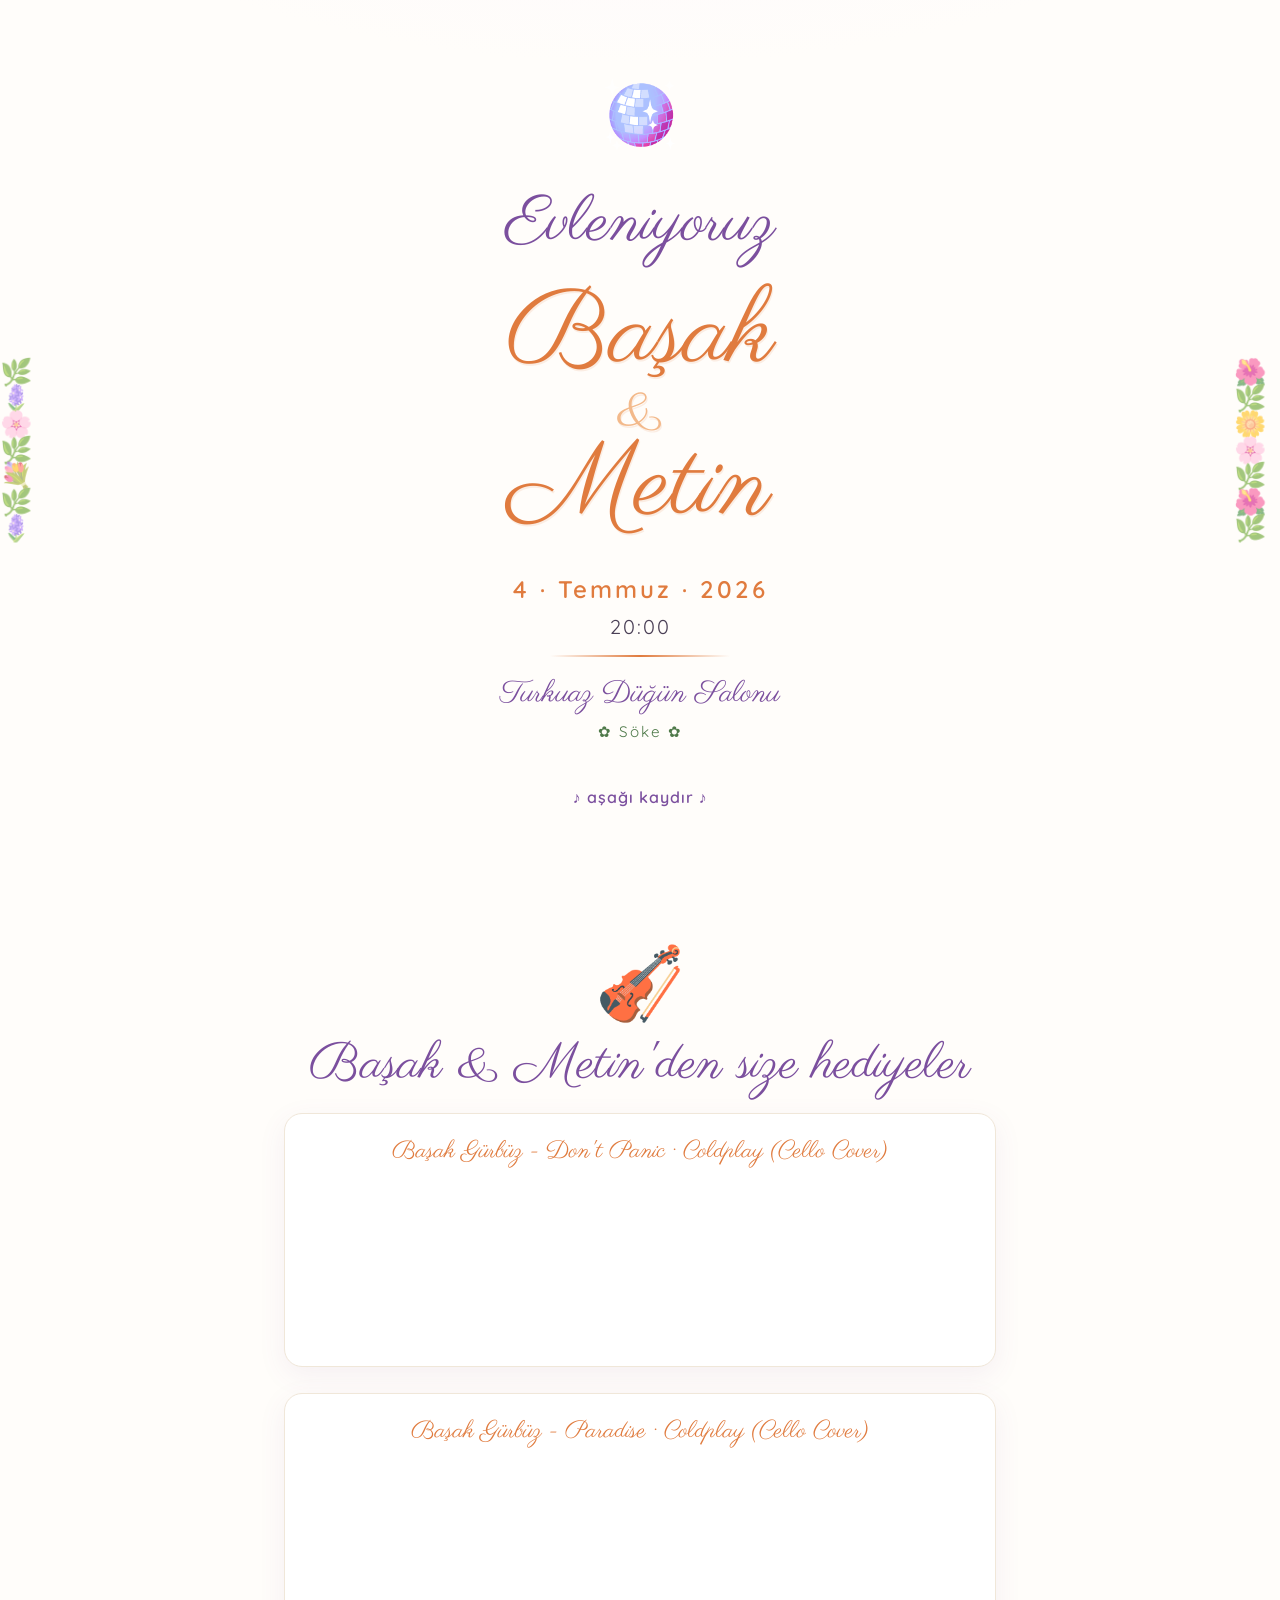
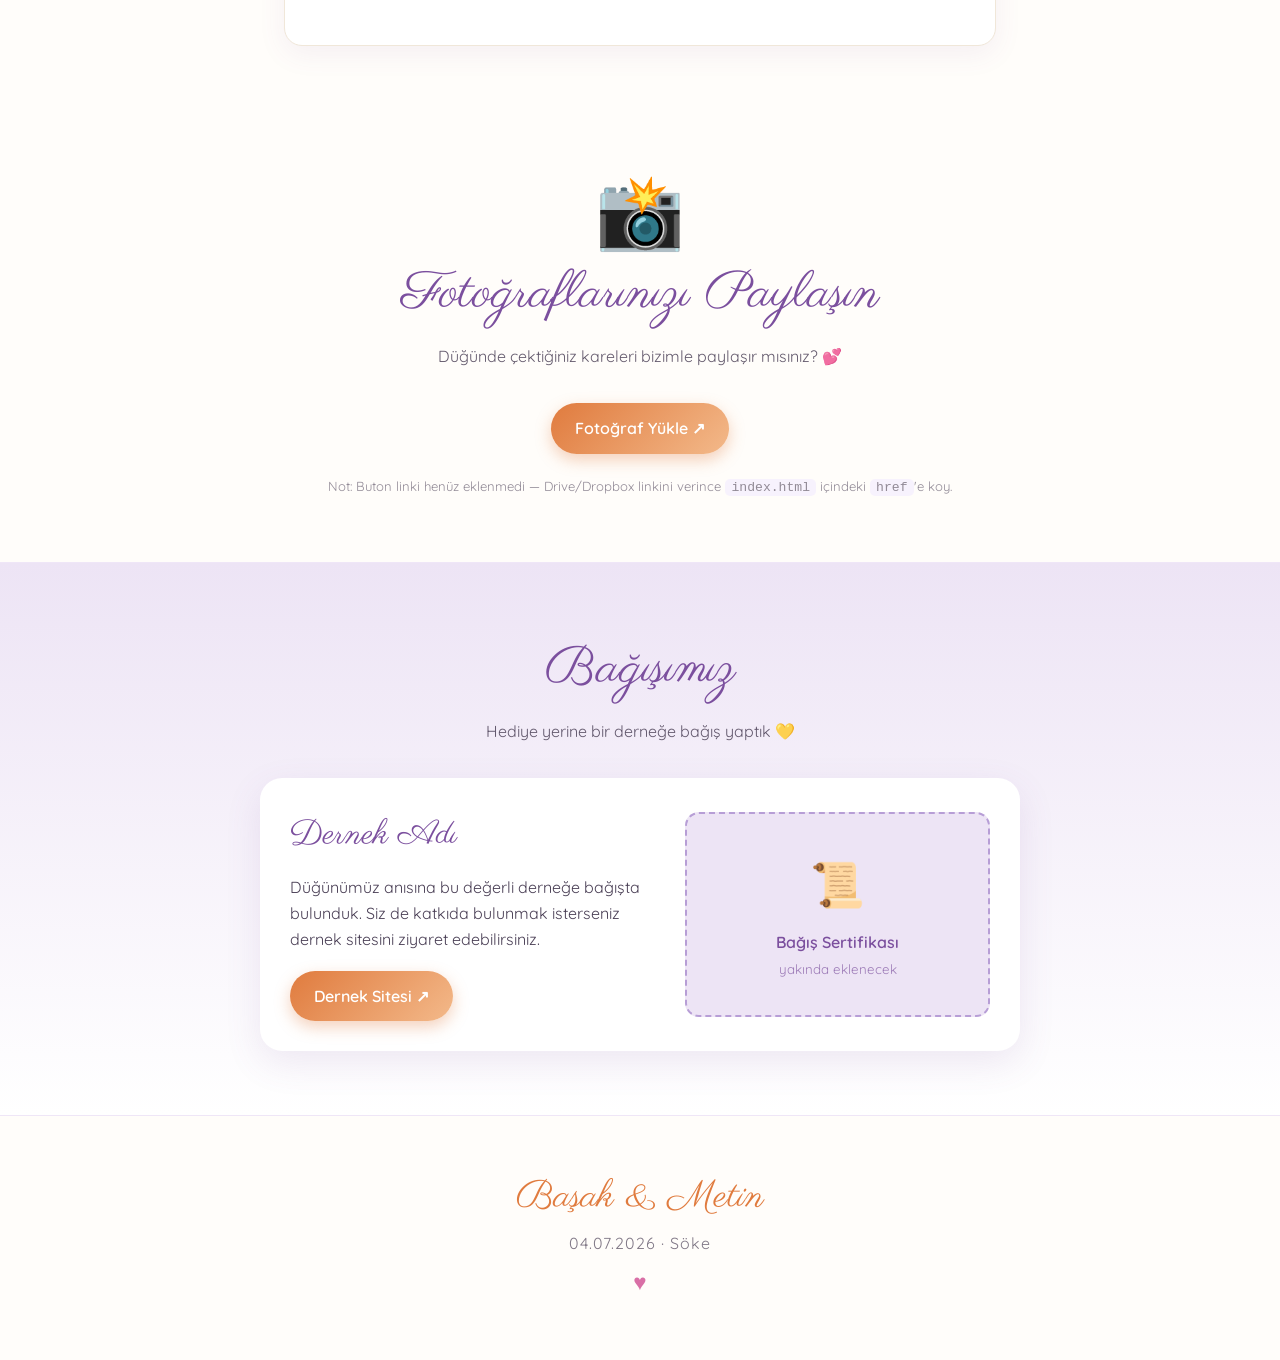
<file: index.html>
<!DOCTYPE html>
<html lang="tr">
<head>
  <meta charset="UTF-8" />
  <meta name="viewport" content="width=device-width, initial-scale=1.0" />
  <title>Başak &amp; Metin · Evleniyoruz</title>
  <meta name="description" content="Başak ve Metin evleniyor — 4 Temmuz 2026, Turkuaz Düğün Salonu, Söke" />

  <link rel="preconnect" href="https://fonts.googleapis.com" />
  <link rel="preconnect" href="https://fonts.gstatic.com" crossorigin />
  <link href="https://fonts.googleapis.com/css2?family=Parisienne&family=Quicksand:wght@400;500;600;700&display=swap" rel="stylesheet" />
  <link rel="stylesheet" href="style.css" />
</head>
<body>

  <!-- floral side borders -->
  <div class="vine vine-left" aria-hidden="true">🌿🪻🌸🌿💐🌿🪻</div>
  <div class="vine vine-right" aria-hidden="true">🌺🌿🌼🌸🌿🌺🌿</div>

  <!-- ================= HERO ================= -->
  <header class="hero">
    <div class="disco" aria-hidden="true">🪩</div>
    <p class="kicker">Evleniyoruz</p>
    <h1 class="names">Başak<span class="amp">&amp;</span>Metin</h1>

    <div class="event">
      <p class="date">4 · Temmuz · 2026</p>
      <p class="time">20:00</p>
      <div class="rule"></div>
      <p class="venue">Turkuaz Düğün Salonu</p>
      <p class="city">✿ Söke ✿</p>
    </div>

    <a class="scroll-cue" href="#muzik">♪ aşağı kaydır ♪</a>
  </header>

  <main>
    <!-- ================= MÜZİK ================= -->
    <section id="muzik" class="section">
      <p class="section-icon" aria-hidden="true">🎻</p>
      <h2 class="section-title">Başak &amp; Metin'den size hediyeler</h2>

      <div class="tracks">
        <figure class="track">
          <figcaption>Başak Gürbüz - Don't Panic · Coldplay (Cello Cover)</figcaption>
          <iframe
            width="100%" height="166" scrolling="no" frameborder="no" allow="autoplay"
            src="https://w.soundcloud.com/player/?url=https%3A%2F%2Fsoundcloud.com%2Fbasakkgurbuz%2Fdont-panic-coldplay-cello&color=%237b4f9e&inverse=false&auto_play=false&show_user=true">
          </iframe>
        </figure>

        <figure class="track">
          <figcaption>Başak Gürbüz - Paradise · Coldplay (Cello Cover)</figcaption>
          <iframe
            width="100%" height="166" scrolling="no" frameborder="no" allow="autoplay"
            src="https://w.soundcloud.com/player/?url=https%3A%2F%2Fsoundcloud.com%2Fbasakkgurbuz%2Fparadise-coldplay-cello-cover&color=%23e07b3e&inverse=false&auto_play=false&show_user=true">
          </iframe>
        </figure>
      </div>
    </section>

    <!-- ================= FOTOĞRAF PAYLAŞIMI ================= -->
    <section id="foto" class="section">
      <p class="section-icon" aria-hidden="true">📸</p>
      <h2 class="section-title">Fotoğraflarınızı Paylaşın</h2>
      <p class="section-sub">Düğünde çektiğiniz kareleri bizimle paylaşır mısınız? 💕</p>
      <a class="btn" href="#" target="_blank" rel="noopener">
        Fotoğraf Yükle ↗
      </a>
      <p class="note">Not: Buton linki henüz eklenmedi — Drive/Dropbox linkini verince <code>index.html</code> içindeki <code>href</code>'e koy.</p>
    </section>

    <!-- ================= BAĞIŞ ================= -->
    <section id="bagis" class="section section-alt">
      <h2 class="section-title">Bağışımız</h2>
      <p class="section-sub">Hediye yerine bir derneğe bağış yaptık 💛</p>

      <div class="donation-card">
        <div class="donation-text">
          <h3 class="charity-name">Dernek Adı</h3>
          <p>
            Düğünümüz anısına bu değerli derneğe bağışta bulunduk.
            Siz de katkıda bulunmak isterseniz dernek sitesini ziyaret edebilirsiniz.
          </p>
          <a class="btn" href="https://example.org" target="_blank" rel="noopener">
            Dernek Sitesi ↗
          </a>
        </div>

        <figure class="certificate">
          <!-- Bağış sertifikası buraya. Görseli ekleyince src'yi değiştir. -->
          <div class="cert-placeholder">
            <span>📜</span>
            <p>Bağış Sertifikası<br /><small>yakında eklenecek</small></p>
          </div>
          <!-- <img src="certificate.jpg" alt="Bağış Sertifikası" /> -->
        </figure>
      </div>
    </section>
  </main>

  <!-- ================= FOOTER ================= -->
  <footer class="footer">
    <p class="footer-names">Başak &amp; Metin</p>
    <p class="footer-date">04.07.2026 · Söke</p>
    <p class="footer-heart">♥</p>
  </footer>

</body>
</html>
</file>
<file: style.css>
/* ===== Davetiye paleti ===== */
:root {
  --purple:   #7b4f9e;   /* "Evleniyoruz" mor el yazısı */
  --lavender: #b79ed6;
  --lilac:    #ede4f5;
  --coral:    #e07b3e;   /* "Başak & Metin" turuncu */
  --coral-lt: #f3b98a;
  --green:    #7fb069;
  --green-dk: #4f7a4a;
  --teal:     #6fc3b8;
  --pink:     #d96fa6;
  --ink:      #4a3f55;
  --paper:    #fffdfa;
}

* { box-sizing: border-box; margin: 0; padding: 0; }

html { scroll-behavior: smooth; }

body {
  font-family: 'Quicksand', sans-serif;
  color: var(--ink);
  background:
    radial-gradient(1200px 600px at 50% -10%, #fbf6ff 0%, var(--paper) 60%) ,
    var(--paper);
  line-height: 1.65;
  overflow-x: hidden;
}

/* ===== Floral kenar bordürleri ===== */
.vine {
  position: fixed;
  top: 0;
  height: 100vh;
  width: 46px;
  display: flex;
  flex-direction: column;
  justify-content: space-around;
  align-items: center;
  font-size: 26px;
  line-height: 1;
  opacity: .55;
  pointer-events: none;
  z-index: 1;
  filter: saturate(1.1);
}
.vine-left  { left: 0; }
.vine-right { right: 0; }
@media (max-width: 720px) { .vine { display: none; } }

/* ===== HERO ===== */
.hero {
  position: relative;
  text-align: center;
  padding: 60px 24px 70px;
  max-width: 820px;
  margin: 0 auto;
}
.disco {
  font-size: 64px;
  animation: spin 6s linear infinite, float 4s ease-in-out infinite;
  display: inline-block;
  filter: hue-rotate(40deg) saturate(1.4);
}
@keyframes spin  { to { transform: rotateY(360deg); } }
@keyframes float { 0%,100% { translate: 0 0; } 50% { translate: 0 -10px; } }

.kicker {
  font-family: 'Parisienne', cursive;
  font-size: clamp(2.4rem, 8vw, 4rem);
  color: var(--purple);
  margin-top: 6px;
}
.names {
  font-family: 'Parisienne', cursive;
  font-weight: 400;
  font-size: clamp(3rem, 13vw, 6.5rem);
  color: var(--coral);
  line-height: 1.05;
  margin: 4px 0 28px;
  text-shadow: 1px 2px 0 rgba(224,123,62,.12);
}
.names .amp {
  display: block;
  font-size: .55em;
  color: var(--coral-lt);
  margin: -.15em 0;
}

.event { margin-top: 10px; }
.date  { font-size: 1.5rem; letter-spacing: 3px; color: var(--coral); font-weight: 600; }
.time  { font-size: 1.25rem; color: var(--ink); letter-spacing: 2px; }
.rule  {
  width: 180px; height: 2px; margin: 12px auto;
  background: linear-gradient(90deg, transparent, var(--coral), transparent);
}
.venue { font-family: 'Parisienne', cursive; font-size: 1.9rem; color: var(--purple); }
.city  { color: var(--green-dk); letter-spacing: 2px; font-size: .95rem; }

.scroll-cue {
  display: inline-block;
  margin-top: 40px;
  color: var(--purple);
  text-decoration: none;
  font-weight: 600;
  letter-spacing: 1px;
  animation: float 2.5s ease-in-out infinite;
}
.scroll-cue:hover { color: var(--coral); }

/* ===== Bölümler ===== */
.section {
  position: relative;
  z-index: 2;
  max-width: 760px;
  margin: 0 auto;
  padding: 64px 24px;
  text-align: center;
}
.section-alt {
  max-width: none;
  background: linear-gradient(180deg, var(--lilac), #fff);
  border-top: 1px solid #efe6f7;
  border-bottom: 1px solid #efe6f7;
}
.section-alt > * { max-width: 760px; margin-left: auto; margin-right: auto; }

.section-title {
  font-family: 'Parisienne', cursive;
  font-weight: 400;
  font-size: clamp(2.2rem, 6vw, 3.2rem);
  color: var(--purple);
  margin-bottom: 6px;
}
.section-sub { color: var(--ink); opacity: .85; margin-bottom: 34px; }
.section-icon {
  font-size: 72px;
  line-height: 1;
  margin-bottom: 6px;
  animation: float 4s ease-in-out infinite;
}

/* ===== Müzik ===== */
.tracks { display: grid; gap: 26px; }
.track {
  background: #fff;
  border: 1px solid #f0e7d9;
  border-radius: 18px;
  padding: 18px;
  box-shadow: 0 8px 28px rgba(123,79,158,.08);
}
.track figcaption {
  font-family: 'Parisienne', cursive;
  font-size: 1.5rem;
  color: var(--coral);
  margin-bottom: 10px;
}
.track iframe { border-radius: 10px; display: block; }
.note { margin-top: 22px; font-size: .82rem; opacity: .6; }
.note code { background: #f3ecff; padding: 1px 6px; border-radius: 5px; }

/* ===== Bağış ===== */
.donation-card {
  display: grid;
  grid-template-columns: 1.2fr 1fr;
  gap: 30px;
  align-items: center;
  background: #fff;
  border-radius: 22px;
  padding: 30px;
  box-shadow: 0 12px 36px rgba(123,79,158,.12);
  text-align: left;
}
@media (max-width: 640px) {
  .donation-card { grid-template-columns: 1fr; text-align: center; }
}
.charity-name {
  font-family: 'Parisienne', cursive;
  font-weight: 400;
  font-size: 2.1rem;
  color: var(--purple);
  margin-bottom: 10px;
}
.donation-text p { margin-bottom: 18px; }

.btn {
  display: inline-block;
  background: linear-gradient(135deg, var(--coral), var(--coral-lt));
  color: #fff;
  text-decoration: none;
  font-weight: 600;
  padding: 12px 24px;
  border-radius: 999px;
  box-shadow: 0 6px 16px rgba(224,123,62,.35);
  transition: transform .15s ease, box-shadow .15s ease;
}
.btn:hover { transform: translateY(-2px); box-shadow: 0 10px 22px rgba(224,123,62,.45); }

.certificate img { width: 100%; border-radius: 12px; display: block; }
.cert-placeholder {
  border: 2px dashed var(--lavender);
  border-radius: 14px;
  padding: 34px 16px;
  text-align: center;
  color: var(--purple);
  background: var(--lilac);
}
.cert-placeholder span { font-size: 44px; }
.cert-placeholder p { margin-top: 8px; font-weight: 600; }
.cert-placeholder small { opacity: .7; font-weight: 400; }

/* ===== Footer ===== */
.footer {
  text-align: center;
  padding: 50px 24px 60px;
  position: relative;
  z-index: 2;
}
.footer-names {
  font-family: 'Parisienne', cursive;
  font-size: 2.4rem;
  color: var(--coral);
}
.footer-date { color: var(--ink); opacity: .7; letter-spacing: 1px; }
.footer-heart { color: var(--pink); font-size: 1.4rem; margin-top: 8px; animation: float 3s ease-in-out infinite; }
</file>
